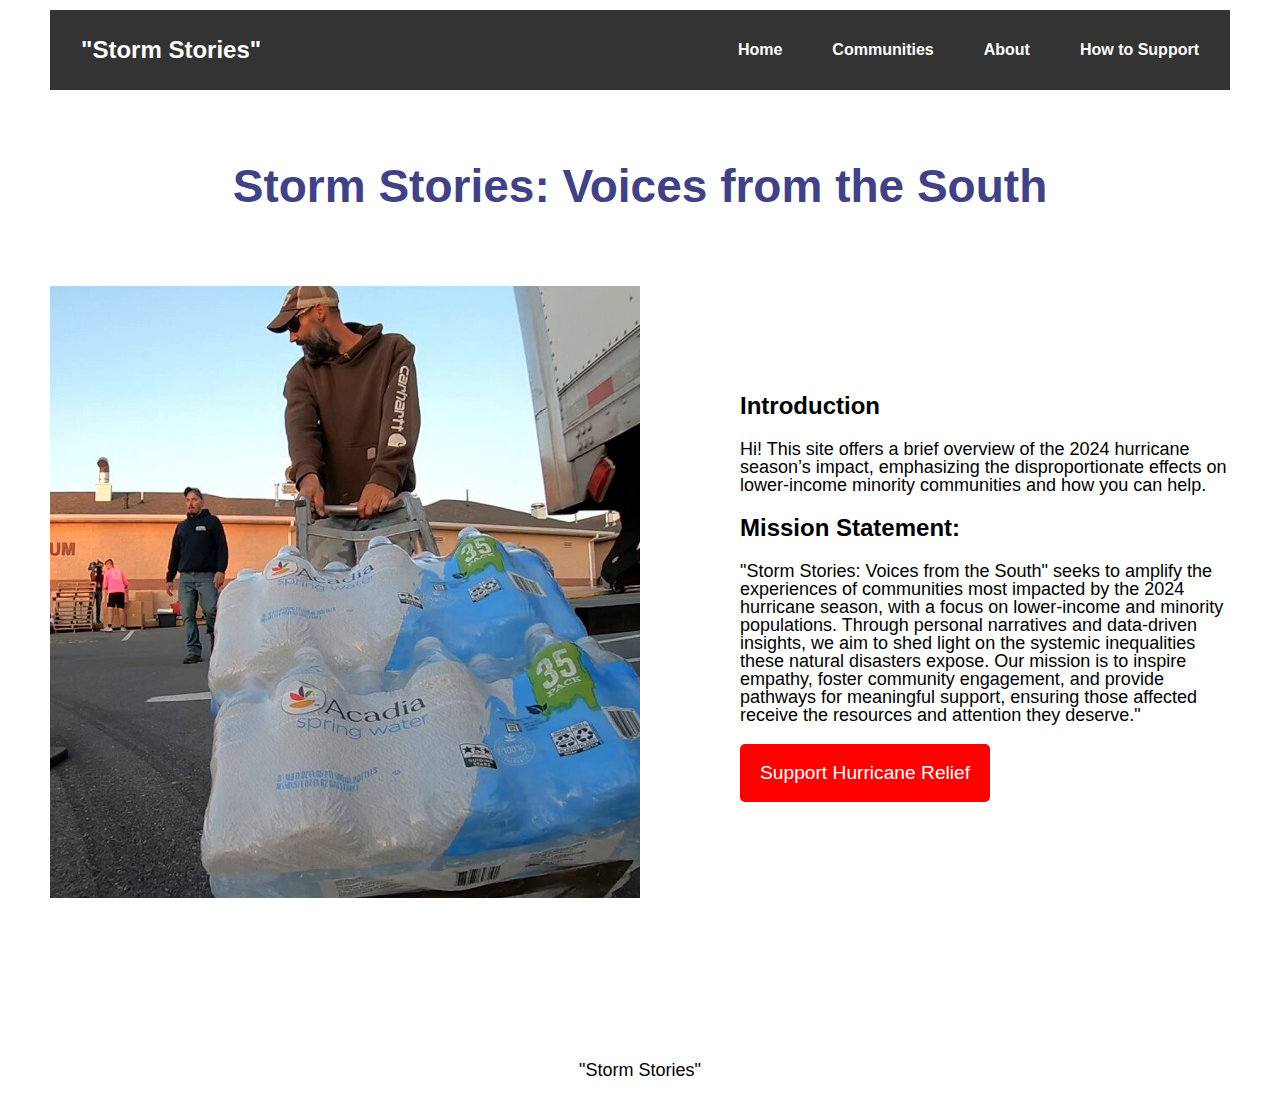
<file: index.html>
<!DOCTYPE html>
<html lang="en">
<head>
    <meta charset="UTF-8">
    <meta name="viewport" content="width=device-width, initial-scale=1.0">
    <title>Storm Stories - Home</title>
    <link rel="stylesheet" href="style.css">
    <style>
        ul {
            margin-left: 2em;
        }
        /* Style for the navigation bar */
        nav {
            background-color: #333;
            padding: 1em;
            display: flex;
            justify-content: space-between;
            align-items: center;
        }
        nav a {
            color: white;
            text-decoration: none;
            margin: 0 15px;
        }
        nav a:hover {
            text-decoration: line-through;
        }
        .container {
            margin: 0 auto;
            max-width: 1200px;
        }
        header {
            text-align: center;
        }

        /* Button style */
        .donate-button {
            display: inline-block;
            padding: 10px 20px;
            background-color: #ff0000;
            color: white;
            text-decoration: none;
            font-size: 1.2em;
            border-radius: 5px;
            margin-top: 20px;
        }

        .donate-button:hover {
            background-color: #cc0000;
        }

        /* Flexbox for the nav */
        .nav-left {
            font-size: 1.5em;
            font-weight: bold;
            color: white;
        }
        .nav-right {
            display: flex;
            gap: 20px;
        }
    </style>
</head>
<body>
    <div class="container">
        <!-- Navigation bar section -->
        <nav>
            <a href="index.html" class="nav-left">"Storm Stories"</a>
            <div class="nav-right">
                <a href="index.html">Home</a>
                <a href="communities.html">Communities</a>
                <a href="about.html">About</a>
                <a href="howtosupport.html">How to Support</a>
            </div>
        </nav>

        <header>
            <h1>Storm Stories: Voices from the South</h1>
        </header>

        <div class="split-screen">
            <div class="left-side">
                <img src="ss-2.jpg" alt="Hurricane Helene Image">
            </div>
            <div class="right-side">
                <h2>Introduction</h2>
                <p>Hi! This site offers a brief overview of the 2024 hurricane season’s impact, emphasizing the disproportionate effects on lower-income minority communities and how you can help.</p>
                <h2></h2>
                <h2>Mission Statement:</h2>
                <p>"Storm Stories: Voices from the South" seeks to amplify the experiences of communities most impacted by the 2024 hurricane season, with a focus on lower-income and minority populations. Through personal narratives and data-driven insights, we aim to shed light on the systemic inequalities these natural disasters expose. Our mission is to inspire empathy, foster community engagement, and provide pathways for meaningful support, ensuring those affected receive the resources and attention they deserve."</p>
                <a href="https://www.redcross.org/about-us/our-work/disaster-relief/hurricane-relief.html" class="donate-button">Support Hurricane Relief</a>
            </div>
        </div>

        <footer>
            <p>"Storm Stories"</p>
        </footer>
    </div>
</body>
</html>
</file>
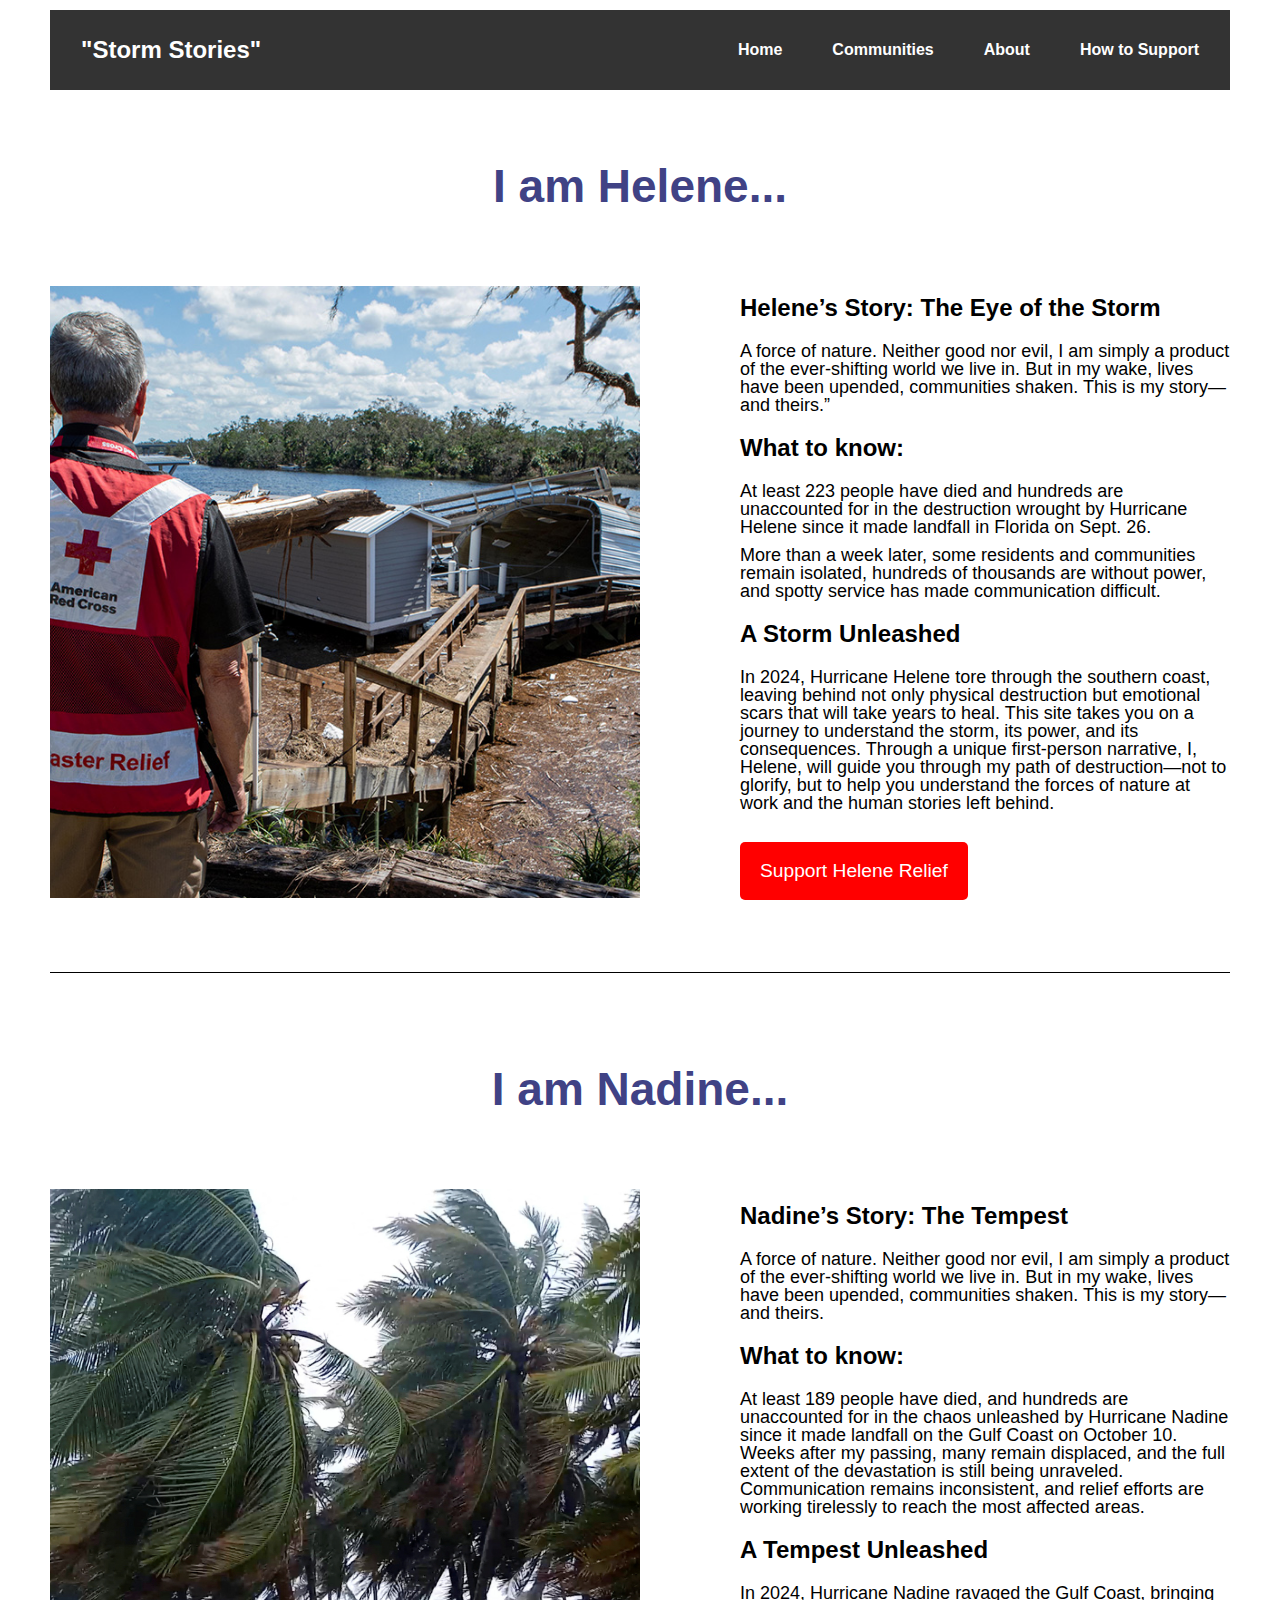
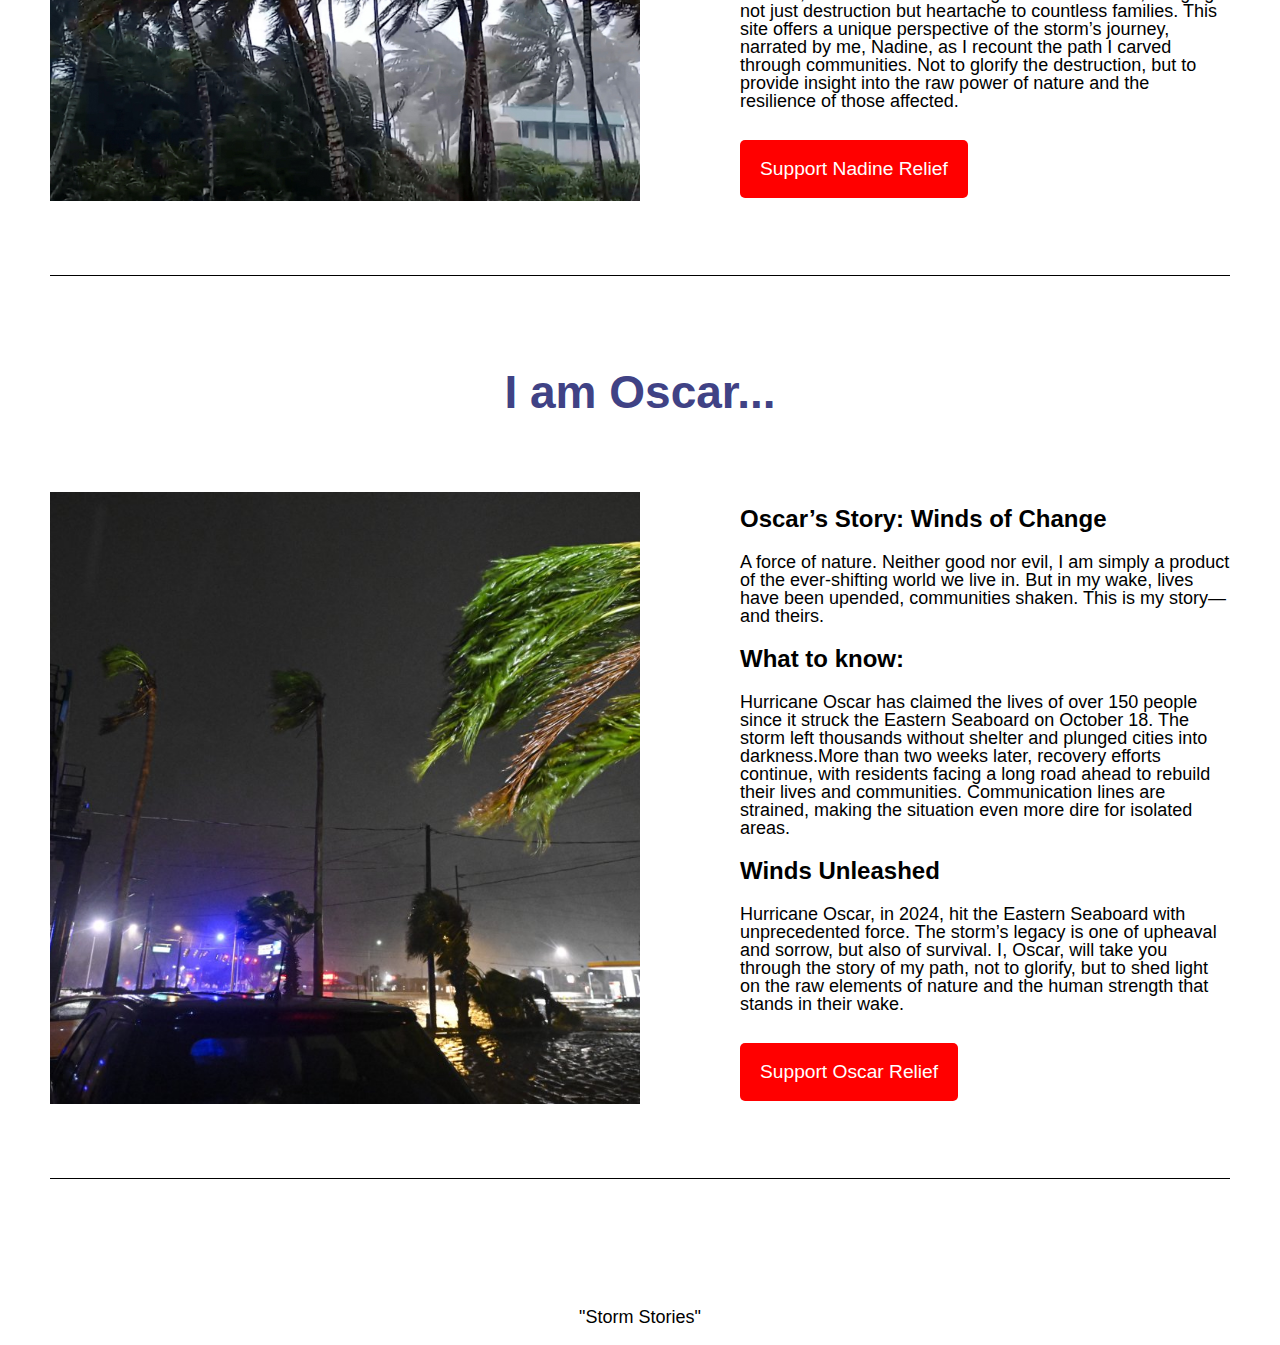
<file: about.html>
<!DOCTYPE html>
<html lang="en">
<head>
    <meta charset="UTF-8">
    <meta name="viewport" content="width=device-width, initial-scale=1.0">
    <title>Storm Stories - Home</title>
    <link rel="stylesheet" href="style.css">
    <style>
        ul {
            margin-left: 2em;
        }
        /* Style for the navigation bar */
        nav {
            background-color: #333;
            padding: 1em;
            display: flex;
            justify-content: space-between;
            align-items: center;
        }
        nav a {
            color: white;
            text-decoration: none;
            margin: 0 15px;
        }
        nav a:hover {
            text-decoration: line-through;
        }
        .container {
            margin: 0 auto;
            max-width: 1200px;
        }
        header {
            text-align: center;
        }

        /* Button style */
        .donate-button {
            display: inline-block;
            padding: 10px 20px;
            background-color: #ff0000;
            color: white;
            text-decoration: none;
            font-size: 1.2em;
            border-radius: 5px;
            margin-top: 20px;
        }

        .donate-button:hover {
            background-color: #cc0000;
        }

        /* Flexbox for the nav */
        .nav-left {
            font-size: 1.5em;
            font-weight: bold;
            color: white;
        }
        .nav-right {
            display: flex;
            gap: 20px;
        }
    </style>
</head>
<body>
    <div class="container">
        <!-- Navigation bar section -->
        <nav>
            <a class="nav-left">"Storm Stories"</a>
            <div class="nav-right">
                <a href="index.html">Home</a>
                <a href="communities.html">Communities</a>
                <a href="about.html">About</a>
                <a href="howtosupport.html">How to Support</a>
            </div>
        </nav>

        <header>
            <h1>I am Helene...</h1>
        </header>

        <div class="split-screen">
            <div class="left-side">
                <img src="helene3 copy.jpg" alt="Hurricane Helene Image">
            </div>
            <div class="right-side">
                <h2>Helene’s Story: The Eye of the Storm</h2>
                <p>A force of nature. Neither good nor evil, I am simply a product of the ever-shifting world we live in. But in my wake, lives have been upended, communities shaken. This is my story—and theirs.”</p>
                <h2></h2>
                <h2>What to know:</h2>
                <p>At least 223 people have died and hundreds are unaccounted for in the destruction wrought by Hurricane Helene since it made landfall in Florida on Sept. 26.</p>
                <h2></h2>
                <p>More than a week later, some residents and communities remain isolated, hundreds of thousands are without power, and spotty service has made communication difficult.</p>
                <h2></h2>
                <h2>A Storm Unleashed</h2>
                <p>In 2024, Hurricane Helene tore through the southern coast, leaving behind not only physical destruction but emotional scars that will take years to heal. This site takes you on a journey to understand the storm, its power, and its consequences. Through a unique first-person narrative, I, Helene, will guide you through my path of destruction—not to glorify, but to help you understand the forces of nature at work and the human stories left behind.</p>
                <h2></h2>
                <a href="https://www.usa.gov/hurricane-helene" class="donate-button">Support Helene Relief</a>
            </div>
        </div>

<hr style="border: none; border-top: 1px solid #000000; padding: 10px 0; color: #000000; margin: 20px 0;">

<header>
            <h1>I am Nadine...</h1>
        </header>

        <div class="split-screen">
            <div class="left-side">
                <img src="nadine-1.jpg" alt="Hurricane Helene Image">
            </div>
            <div class="right-side">
                <h2>Nadine’s Story: The Tempest</h2>
                <p>A force of nature. Neither good nor evil, I am simply a product of the ever-shifting world we live in. But in my wake, lives have been upended, communities shaken. This is my story—and theirs.</p>
                <h2></h2>
                <h2>What to know:</h2>
                <p>At least 189 people have died, and hundreds are unaccounted for in the chaos unleashed by Hurricane Nadine since it made landfall on the Gulf Coast on October 10. Weeks after my passing, many remain displaced, and the full extent of the devastation is still being unraveled. Communication remains inconsistent, and relief efforts are working tirelessly to reach the most affected areas.</p>
                <h2></h2>
                <h2>A Tempest Unleashed</h2>
                <p>In 2024, Hurricane Nadine ravaged the Gulf Coast, bringing not just destruction but heartache to countless families. This site offers a unique perspective of the storm’s journey, narrated by me, Nadine, as I recount the path I carved through communities. Not to glorify the destruction, but to provide insight into the raw power of nature and the resilience of those affected.</p>
                <h2></h2>
                <a href="https://convoyofhope.org/articles/hurricane-nadine/" class="donate-button">Support Nadine Relief</a>
            </div>
        </div>

<hr style="border: none; border-top: 1px solid #000000; padding: 10px 0; color: #000000; margin: 20px 0;">

<header>
            <h1>I am Oscar...</h1>
        </header>

        <div class="split-screen">
            <div class="left-side">
                <img src="hurricane-oscar.jpg" alt="Hurricane Helene Image">
            </div>
            <div class="right-side">
                <h2>Oscar’s Story: Winds of Change</h2>
                <p>A force of nature. Neither good nor evil, I am simply a product of the ever-shifting world we live in. But in my wake, lives have been upended, communities shaken. This is my story—and theirs.</p>
                <h2></h2>
                <h2>What to know:</h2>
                <p>Hurricane Oscar has claimed the lives of over 150 people since it struck the Eastern Seaboard on October 18. The storm left thousands without shelter and plunged cities into darkness.More than two weeks later, recovery efforts continue, with residents facing a long road ahead to rebuild their lives and communities. Communication lines are strained, making the situation even more dire for isolated areas.</p>
                <h2></h2>
                <h2>Winds Unleashed</h2>
                <p>Hurricane Oscar, in 2024, hit the Eastern Seaboard with unprecedented force. The storm’s legacy is one of upheaval and sorrow, but also of survival. I, Oscar, will take you through the story of my path, not to glorify, but to shed light on the raw elements of nature and the human strength that stands in their wake.</p>
                <h2></h2>
                <a href="https://convoyofhope.org/articles/hurricane-oscar/" class="donate-button">Support Oscar Relief</a>
            </div>
        </div>

<hr style="border: none; border-top: 1px solid #000000; padding: 10px 0; color: #000000; margin: 20px 0;">

        <footer>
            <p>"Storm Stories"</p>
        </footer>
    </div>
</body>
</html>
</file>
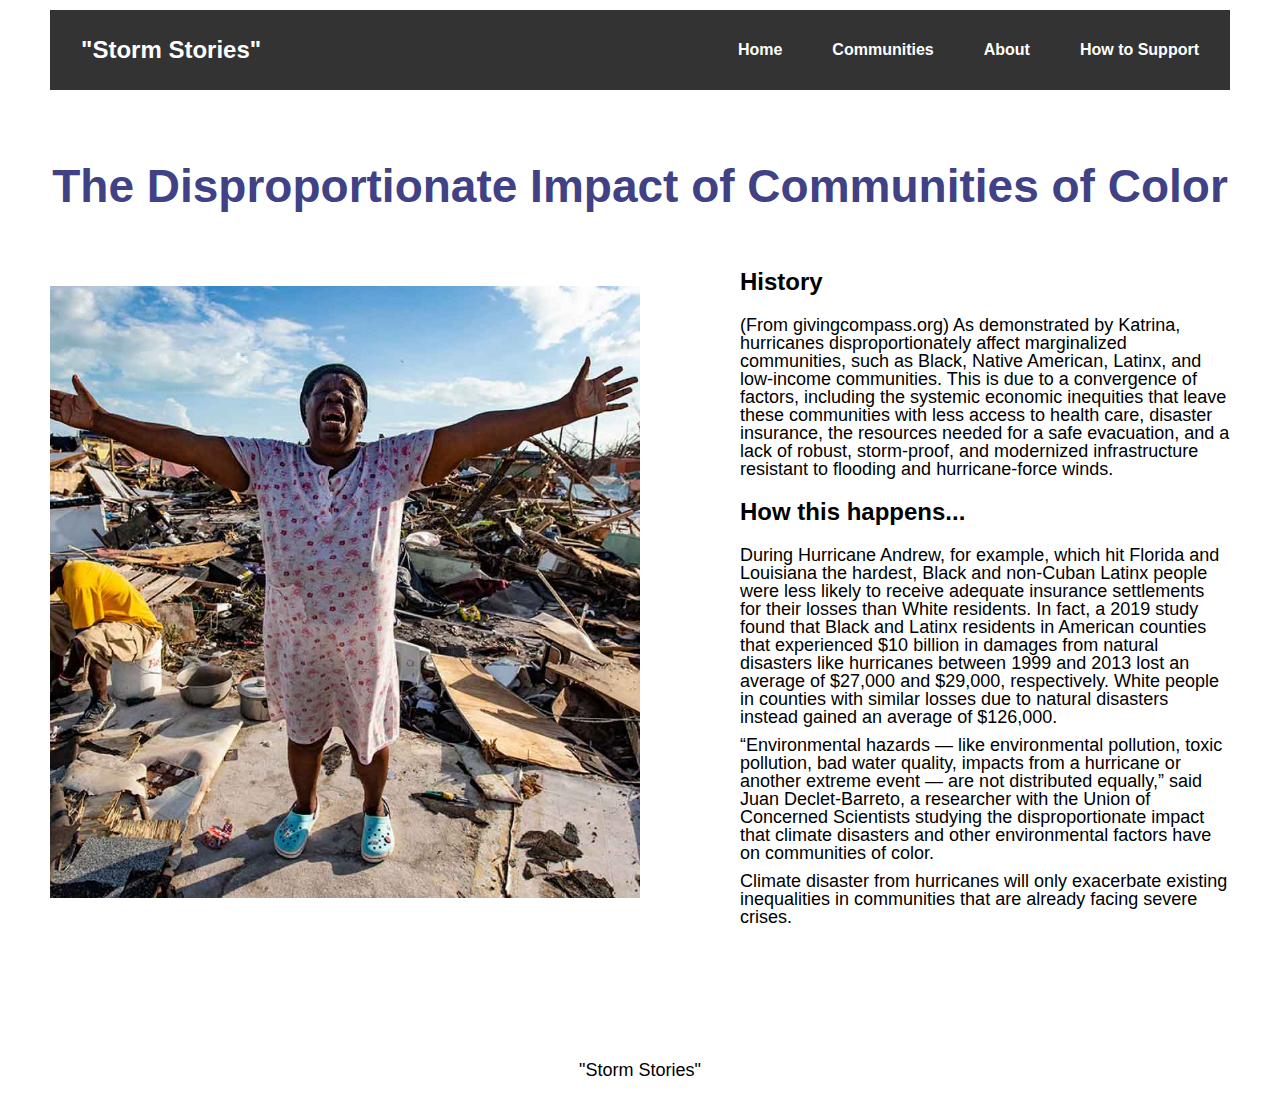
<file: communities.html>
<!DOCTYPE html>
<html lang="en">
<head>
    <meta charset="UTF-8">
    <meta name="viewport" content="width=device-width, initial-scale=1.0">
    <title>Storm Stories - Home</title>
    <link rel="stylesheet" href="style.css">
    <style>
        ul {
            margin-left: 2em;
        }
        /* Style for the navigation bar */
        nav {
            background-color: #333;
            padding: 1em;
            display: flex;
            justify-content: space-between;
            align-items: center;
        }
        nav a {
            color: white;
            text-decoration: none;
            margin: 0 15px;
        }
        nav a:hover {
            text-decoration: line-through;
        }
        .container {
            margin: 0 auto;
            max-width: 1200px;
        }
        header {
            text-align: center;
        }

        /* Button style */
        .donate-button {
            display: inline-block;
            padding: 10px 20px;
            background-color: #ff0000;
            color: white;
            text-decoration: none;
            font-size: 1.2em;
            border-radius: 5px;
            margin-top: 20px;
        }

        .donate-button:hover {
            background-color: #cc0000;
        }

        /* Flexbox for the nav */
        .nav-left {
            font-size: 1.5em;
            font-weight: bold;
            color: white;
        }
        .nav-right {
            display: flex;
            gap: 20px;
        }
    </style>
</head>
<body>
    <div class="container">
        <!-- Navigation bar section -->
        <nav>
            <a href="index.html" class="nav-left">"Storm Stories"</a>
            <div class="nav-right">
                <a href="index.html">Home</a>
                <a href="communities.html">Communities</a>
                <a href="about.html">About</a>
                <a href="howtosupport.html">How to Support</a>
            </div>
        </nav>

        <header>
            <h1>The Disproportionate Impact of Communities of Color</h1>
        </header>

        <div class="split-screen">
            <div class="left-side">
                <img src="poc.jpg" alt="Hurricane Helene Image">
            </div>
            <div class="right-side">
                <h2>History</h2>
                <p>(From givingcompass.org) As demonstrated by Katrina, hurricanes disproportionately affect marginalized communities, such as Black, Native American, Latinx, and low-income communities. This is due to a convergence of factors, including the systemic economic inequities that leave these communities with less access to health care, disaster insurance, the resources needed for a safe evacuation, and a lack of robust, storm-proof, and modernized infrastructure resistant to flooding and hurricane-force winds.</p>
                <h2></h2>
                <h2>How this happens...</h2>
                <p>During Hurricane Andrew, for example, which hit Florida and Louisiana the hardest, Black and non-Cuban Latinx people were less likely to receive adequate insurance settlements for their losses than White residents. In fact, a 2019 study found that Black and Latinx residents in American counties that experienced $10 billion in damages from natural disasters like hurricanes between 1999 and 2013 lost an average of $27,000 and $29,000, respectively. White people in counties with similar losses due to natural disasters instead gained an average of $126,000.</p>
                <h2></h2>
                <p>“Environmental hazards — like environmental pollution, toxic pollution, bad water quality, impacts from a hurricane or another extreme event — are not distributed equally,” said Juan Declet-Barreto, a researcher with the Union of Concerned Scientists studying the disproportionate impact that climate disasters and other environmental factors have on communities of color.</p>
                <h2></h2>
                <p> Climate disaster from hurricanes will only exacerbate existing inequalities in communities that are already facing severe crises.</p>
            </div>
        </div>

        <footer>
            <p>"Storm Stories"</p>
        </footer>
    </div>
</body>
</html>
</file>
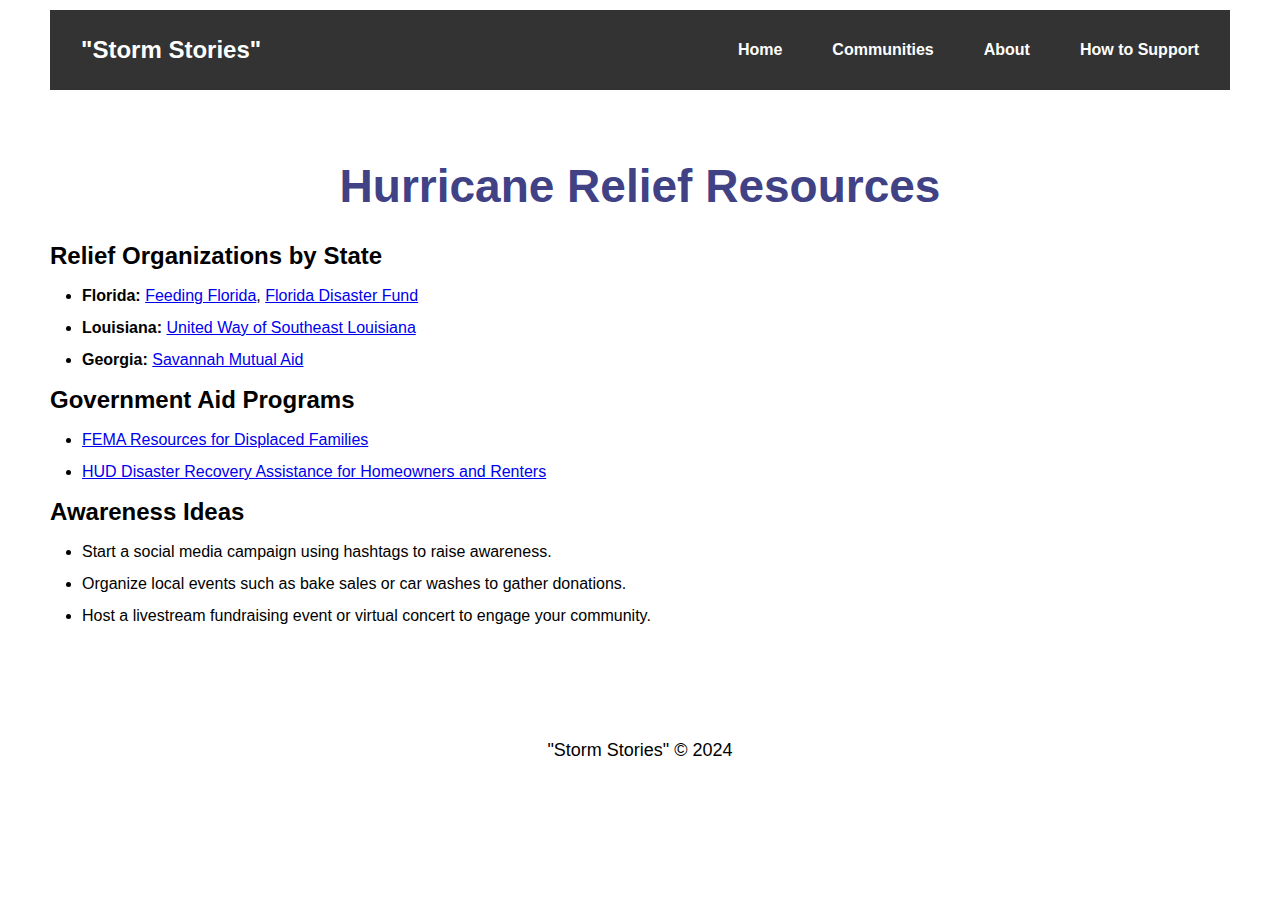
<file: howtosupport.html>
<!DOCTYPE html>
<html lang="en">
<head>
    <meta charset="UTF-8">
    <meta name="viewport" content="width=device-width, initial-scale=1.0">
    <title>Storm Stories - Hurricane Relief Resources</title>
    <link rel="stylesheet" href="style.css">
    <style>
        ul {
            margin-left: 2em;
        }
        /* Style for the navigation bar */
        nav {
            background-color: #333;
            padding: 1em;
            display: flex;
            justify-content: space-between;
            align-items: center;
        }
        nav a {
            color: white;
            text-decoration: none;
            margin: 0 15px;
        }
        nav a:hover {
            text-decoration: line-through;
        }
        .container {
            margin: 0 auto;
            max-width: 1200px;
        }
        header {
            text-align: center;
        }

        /* Button style */
        .donate-button {
            display: inline-block;
            padding: 10px 20px;
            background-color: #ff0000;
            color: white;
            text-decoration: none;
            font-size: 1.2em;
            border-radius: 5px;
            margin-top: 20px;
        }

        .donate-button:hover {
            background-color: #cc0000;
        }

        /* Flexbox for the nav */
        .nav-left {
            font-size: 1.5em;
            font-weight: bold;
            color: white;
        }
        .nav-right {
            display: flex;
            gap: 20px;
        }
    </style>
</head>
<body>
    <div class="container">
        <!-- Navigation bar section -->
        <nav>
            <a class="nav-left">"Storm Stories"</a>
            <div class="nav-right">
                <a href="index.html">Home</a>
                <a href="communities.html">Communities</a>
                <a href="about.html">About</a>
                <a href="howtosupport.html">How to Support</a>
            </div>
        </nav>

        <!-- Relief Organizations Section -->
        <header>
            <h1>Hurricane Relief Resources</h1>
        </header>

        <div>
            <h2>Relief Organizations by State</h2>
            <ul>
                <li><strong>Florida:</strong> <a href="https://www.feedingflorida.org" target="_blank">Feeding Florida</a>, <a href="https://www.volunteerflorida.org/donatefdf/" target="_blank">Florida Disaster Fund</a></li>
                <li><strong>Louisiana:</strong> <a href="https://www.unitedwaysela.org/" target="_blank">United Way of Southeast Louisiana</a></li>
                <li><strong>Georgia:</strong> <a href="https://www.savannahmutualaid.org" target="_blank">Savannah Mutual Aid</a></li>
            </ul>

            <h2>Government Aid Programs</h2>
            <ul>
                <li><a href="https://www.fema.gov" target="_blank">FEMA Resources for Displaced Families</a></li>
                <li><a href="https://www.hud.gov/program_offices/comm_planning/cpd_disaster_recovery" target="_blank">HUD Disaster Recovery Assistance for Homeowners and Renters</a></li>
            </ul>
        </div>

        <!-- How to Help Section -->
        <div>
            <h2>Awareness Ideas</h2>
            <ul>
                <li>Start a social media campaign using hashtags to raise awareness.</li>
                <li>Organize local events such as bake sales or car washes to gather donations.</li>
                <li>Host a livestream fundraising event or virtual concert to engage your community.</li>
                </ul>
            </ul>
        </div>

        <footer>
            <p>"Storm Stories" &copy; 2024</p>
        </footer>
    </div>
</body>
</html>
</file>
<file: style.css>
/* Reset and Global Styles */
* {
    margin: 0;
    padding: 0;
    box-sizing: border-box;
}

body {
    font-family: Futura, sans-serif;
    line-height: 2;
    background-color: #ffffff;
}

.container {
    width: 100%;
    max-width: 1500px;
    margin: 10px;
    padding: 10px;
}

header {
    text-align: left;
    color: #404285;
    margin-bottom: 0px;
    margin-top: 50px;
}

h1 {
    font-size: 46px; /* Example size */
    font-weight: bold;
}

nav a {
    margin: 0 15px;
    text-decoration: none;
    color: #428540;
    font-weight: bold;
}
/* Flexbox for the nav */
.nav-left {
    color: white;
    text-decoration: none;
}
.nav-right {
    display: flex;
    gap: 20px;
}
/* Adjusting Padding for Paragraphs */
p {
    padding: 0px; /* You can adjust this value as needed */
    font-size: 18px;
    line-height: 2;
}

.split-screen {
    display: flex;
    flex-direction: row;
    justify-content: space-between;
    align-items: center;
    height: 80vh;
}

.left-side {
    width: 50%;
    height: 85%;
    position: relative;
}

.left-side img {
    position: absolute;
    top: 0;
    left: 0;
    width: 100%;
    height: 100%;
    object-fit: cover;
}

.right-side {
    width: 50%;
    padding-left: 100px;
    position: relative;
}

.right-side h2 {
    font-size: 24px;
    margin-bottom: 10px;
}

.right-side p {
    font-size: 18px;
    line-height: 1;
}

<a href="#" class="myButton">white</a>

.myButton {
    box-shadow:inset 0px 1px 0px 0px #ffffff;
    background:linear-gradient(to bottom, #fad0d0 10%, #ffffff 100%);
    background-color:#fad0d0;
    border-radius:6px;
    border:1px solid #dcdcdc;
    display:inline-block;
    cursor:pointer;
    color:#000000;
    font-family:Futura;
    font-size:12px;
    font-weight:bold;
    padding:6px 24px;
    text-decoration:none;
    text-shadow:0px 1px 0px #ffffff;
}
.myButton:hover {
    background:linear-gradient(to bottom, #ffffff 5%, #fad0d0 100%);
    background-color:#ffffff;
}
.myButton:active {
    position:relative;
    top:1px;
}

.custom-divider {
  border: none;                    /* Remove default styling */
  border-top: 1px solid #000000;    /* Set a custom color and thickness */
  padding: 50px 0;                 /* Add padding above and below */
  color: #000000;                  /* Set the color (optional) */
  margin: 20px 0;                  /* Custom margin */
}

footer {
    text-align: center;
    margin-top: 100px;
}

/* Responsive Adjustments */
@media (max-width: 768px) {
    .split-screen {
        flex-direction: column;
        height: auto;
    }

    .left-side, .right-side {
        width: 100%;
    }

    .right-side {
        margin-top: 20px;
        padding-left: 0;
    }
}
</file>
